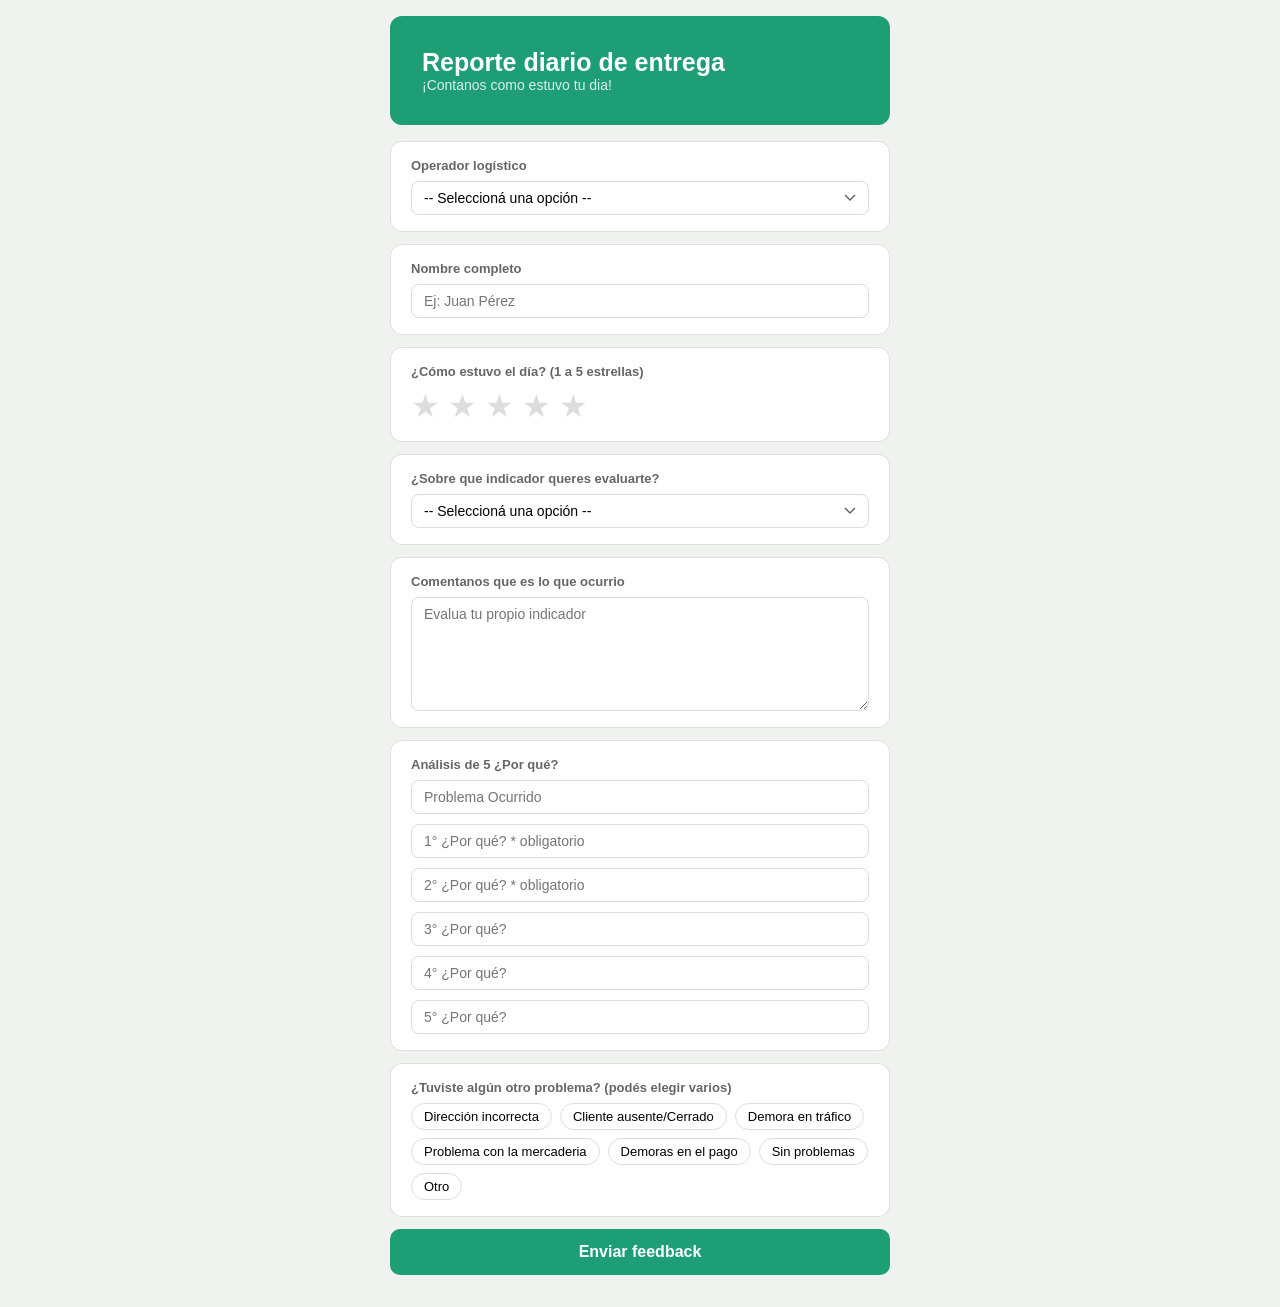
<file: index.html>
<!-- CONTENEDOR PRINCIPAL -->
<div id="app">
  <DOCTYPE html>
  <html lang="es">
  <head>
    <meta charset="UTF-8" />
    <meta name="viewport" content="width=device-width, initial-scale=1.0" />
    <title>Reporte diario de entrega</title>
    <link rel="stylesheet" href="styles.css" /> 
    <script src="script.js" defer></script>
  </head>
  <body>
    
  <!-- ENCABEZADO -->
  <div class="header">
    <h1>Reporte diario de entrega</h1>
    <p>¡Contanos como estuvo tu dia!</p>
  </div>

  <!-- SECCION: OPERADOR LOGISTICO -->
<div class="card">
  <label class="label">Operador logístico</label>
  <select id="operador">
    <option value="">-- Seleccioná una opción --</option>
    <option value="Cargo">Cargo</option>
    <option value="Rio de las Vueltas">Rio de las Vueltas</option>
  </select>
</div>
  
  <!-- SECCIÓN: NOMBRE -->
  <div class="card">
    <label class="label">Nombre completo</label>
    <input type="text" id="nombre" placeholder="Ej: Juan Pérez" />
  </div>

  <!-- SECCIÓN: ESTRELLAS -->
  <div class="card">
    <label class="label">¿Cómo estuvo el día? (1 a 5 estrellas)</label>
    <div class="estrellas" id="estrellas">
      <span class="estrella" data-valor="1">★</span>
      <span class="estrella" data-valor="2">★</span>
      <span class="estrella" data-valor="3">★</span>
      <span class="estrella" data-valor="4">★</span>
      <span class="estrella" data-valor="5">★</span>
    </div>
  </div>

    <!-- SECCIÓN:Disparador de KPI -->
  <div class="card">
 <label class="label">¿Sobre que indicador queres evaluarte?</label>
    <select id="kpi">
    <option value="">-- Seleccioná una opción --</option>
    <option value="Rechazo">Rechazo</option>
    <option value="Notificaciones > 2min">Notificaciones >2min</option>
      <option value="Adherencia al Radio">Adherencia al Radio</option>
      <option value="Modulaciones">Modulaciones</option>
      <option value="RMD">RMD</option>
  </select>
</div>

  <!-- SECCIÓN: COMENTARIO LIBRE -->
  <div class="card">
    <label class="label">Comentanos que es lo que ocurrio </label>
    <textarea id="comentario" placeholder="Evalua tu propio indicador" rows="6"></textarea>
  </div>

  <!-- SECCIÓN: 5 POR QUÉ -->
<div class="card">
  <label class="label">Análisis de 5 ¿Por qué?</label>
   <input type="text" id="Problema Ocurrido" placeholder="Problema Ocurrido" class="porque-input" />
  <input type="text" id="porque1" placeholder="1° ¿Por qué? * obligatorio" class="porque-input" />
  <input type="text" id="porque2" placeholder="2° ¿Por qué? * obligatorio" class="porque-input" /> 
  <input type="text" id="porque3" placeholder="3° ¿Por qué?" class="porque-input" />
  <input type="text" id="porque4" placeholder="4° ¿Por qué?" class="porque-input" />
  <input type="text" id="porque5" placeholder="5° ¿Por qué?" class="porque-input" />
</div>
    
  <!-- SECCIÓN: PROBLEMAS -->
  <div class="card">
    <label class="label">¿Tuviste algún otro problema? (podés elegir varios)</label>
    <div class="tags" id="tags">
      <span class="tag" data-valor="Dirección incorrecta">Dirección incorrecta</span>
      <span class="tag" data-valor="Cliente ausente/Cerrado">Cliente ausente/Cerrado</span>
      <span class="tag" data-valor="Demora en tráfico">Demora en tráfico</span>
      <span class="tag" data-valor="Problema con la mercaderia">Problema con la mercaderia</span>
      <span class="tag" data-valor="Demoras en el pago">Demoras en el pago</span>
      <span class="tag" data-valor="Sin problemas">Sin problemas</span>
      <span class="tag" data-valor="Otro"> Otro</span>
    </div>
  </div>

   <!-- BOTON ENVIAR -->
  <button class="btn-enviar" onclick="enviarFeedback()">Enviar feedback</button>

  <!-- SECCION: REGISTROS -->
  <div class="card" id="seccion-registros" style="display:none">
    <div class="registros-header">
      <span class="label">Registros del dia</span>
      <button class="btn-excel" onclick="descargarExcel()">Descargar Excel</button>
    </div>
    <div id="lista-registros"></div>
  </div>

</div>

<script src="script.js"></script>
</body>
</file>
<file: styles.css>
/* Reseteo general */
* { box-sizing: border-box; margin: 0; padding: 0; }

body {
  font-family: Arial, sans-serif;
  background: #f0f2f0;
  padding: 1rem;
}

#app { max-width: 500px; margin: 0 auto; }

.header {
  background: #1D9E75;
  color: white;
  border-radius: 12px;
  padding: 2rem;
  margin-bottom: 1rem;
}
.header h1 { font-size: 25px; }
.header p { font-size: 14px; opacity: 0.85; margin-top: 0px; }


.card {
  background: white;
  border: 1px solid #e0e0e0;
  border-radius: 12px;
  padding: 1rem 1.25rem;
  margin-bottom: 0.75rem;
}

.label {
  display: block;
  font-size: 13px;
  color: #666;
  margin-bottom: 8px;
  font-weight: bold;
}

/* Estilos compartidos para input, textarea y select */
input, textarea, select {
  width: 100%;
  border: 1px solid #ddd;
  border-radius: 8px;
  padding: 8px 12px;
  font-size: 14px;
  font-family: Arial, sans-serif;
  background: white;
  cursor: pointer;
}

/* NUEVO: estilo especifico del select */
select {
  appearance: none;   /* quita la flecha nativa del navegador */
  background-image: url("data:image/svg+xml,%3Csvg xmlns='http://www.w3.org/2000/svg' width='12' height='8' viewBox='0 0 12 8'%3E%3Cpath d='M1 1l5 5 5-5' stroke='%23666' fill='none' stroke-width='1.5'/%3E%3C/svg%3E");
  background-repeat: no-repeat;
  background-position: right 12px center;
  padding-right: 36px;
}

.estrellas { display: flex; gap: 8px; margin-top: 4px; }
.estrella { font-size: 32px; color: #ddd; cursor: pointer; transition: color 0.2s; }
.estrella.activa { color: #F0A500; }

.tags { display: flex; flex-wrap: wrap; gap: 8px; margin-top: 4px; }
.tag { font-size: 13px; padding: 5px 12px; border-radius: 20px; border: 1px solid #ddd; cursor: pointer; transition: all 0.2s; }
.tag.seleccionada { background: #E1F5EE; color: #0F6E56; border-color: #1D9E75; }

.btn-enviar {
  width: 100%; padding: 14px; background: #1D9E75;
  color: white; border: none; border-radius: 10px;
  font-size: 16px; font-weight: bold; cursor: pointer; margin-bottom: 1rem;
}
.btn-enviar:hover { background: #0F6E56; }

.registros-header { display: flex; justify-content: space-between; align-items: center; margin-bottom: 12px; }

.btn-excel {
  font-size: 13px; padding: 6px 14px;
  border: 1px solid #1D9E75; color: #1D9E75;
  background: white; border-radius: 8px; cursor: pointer;
}

.registro {
  background: #f9f9f9; border-radius: 8px;
  padding: 10px 14px; margin-bottom: 8px;
  font-size: 13px; border-left: 3px solid #1D9E75;
}

/* --- 5 POR QUE --- */

.porque-input {
  margin-bottom: 10px;
}

.porque-input:last-child {
  margin-bottom: 0;
}

/* Focus bonito */

input:focus,
textarea:focus,
select:focus {
  outline: none;
  border-color: #1D9E75;
  box-shadow: 0 0 0 3px rgba(29, 158, 117, 0.15);
}

/* Textarea más cómoda */

textarea {
  resize: vertical;
  min-height: 100px;
}

/* Hover tags */

.tag:hover {
  border-color: #1D9E75;
  color: #1D9E75;
}

/* Hover estrellas */

.estrella:hover {
  transform: scale(1.08);
}
</file>
